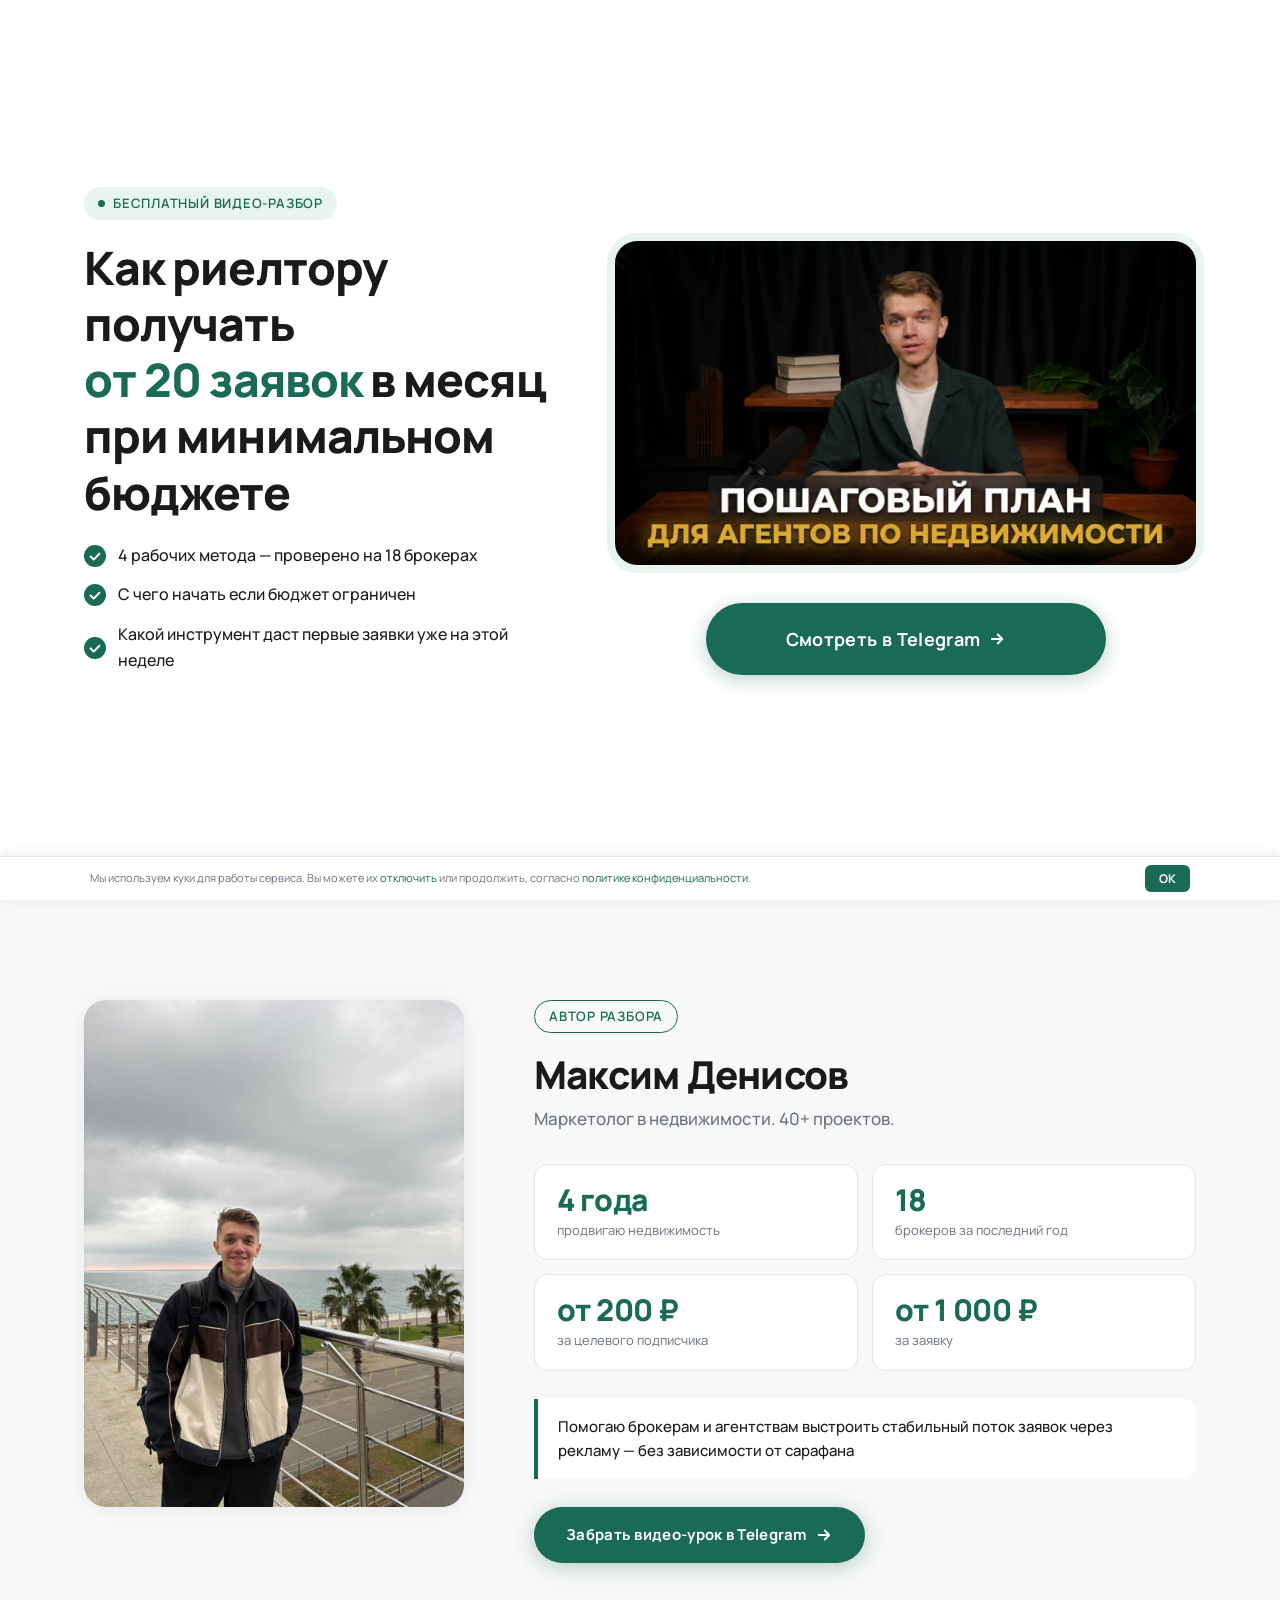
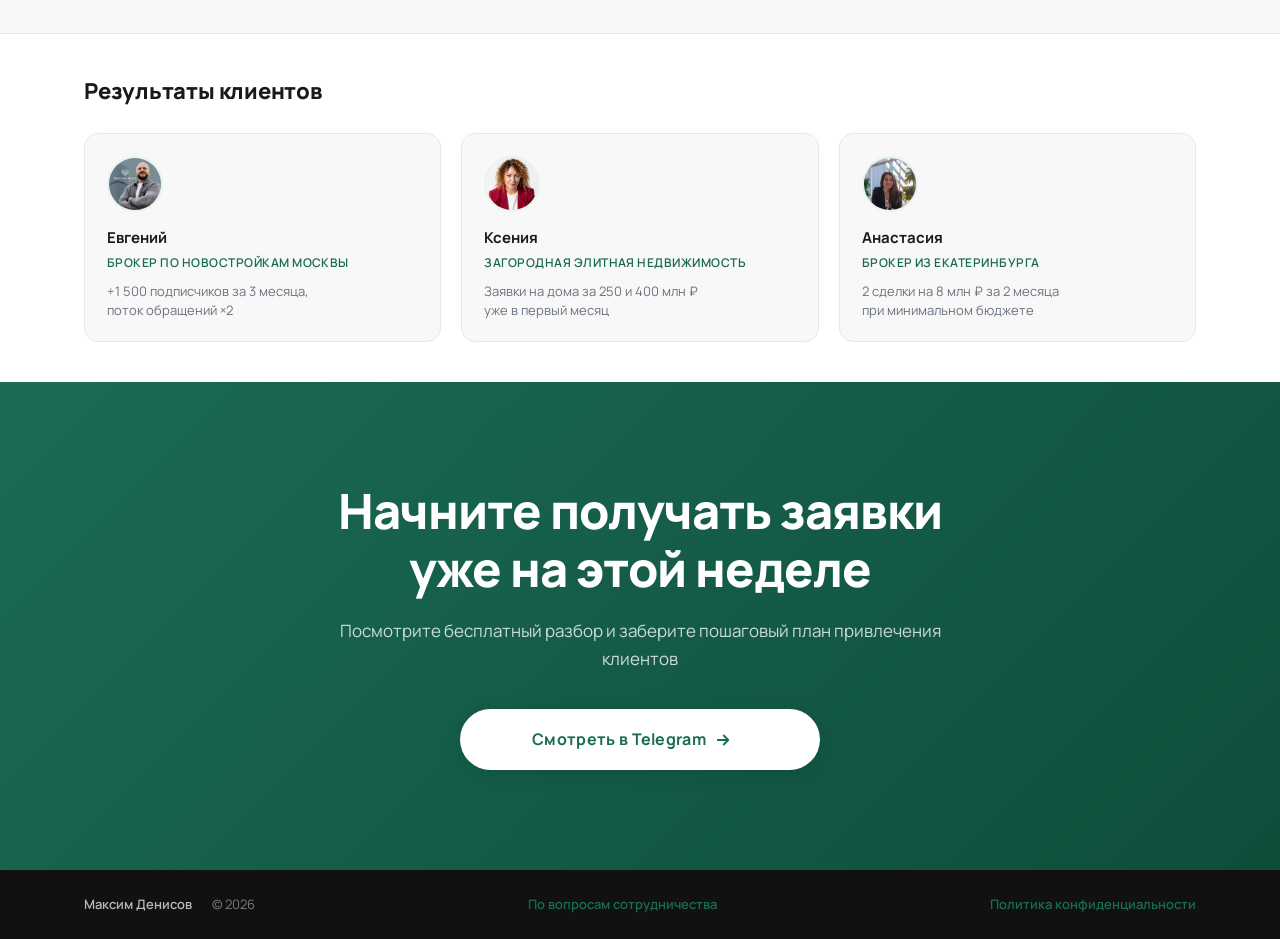
<file: index.html>
<!DOCTYPE html>
<html lang="ru">
<head>
  <meta charset="UTF-8" />
  <meta name="viewport" content="width=device-width, initial-scale=1.0" />
  <title>Как риелтору получать заявки в 2026 году | Максим Денисов</title>
  <meta name="description" content="Бесплатный видео-разбор: 4 рабочих источника клиентов для риелтора в 2026 году. Без слива бюджета." />
  <link rel="preconnect" href="https://fonts.googleapis.com" />
  <link rel="preconnect" href="https://fonts.gstatic.com" crossorigin />
  <link href="https://fonts.googleapis.com/css2?family=Manrope:wght@400;500;600;700;800&display=swap" rel="stylesheet" />
  <link rel="stylesheet" href="style.css" />
  <script src="https://api.tgtrack.ru/API/landing_script/v1/?linkID=5c3f9db6ee9f1e&type=ya&counterID=110150350" type="text/javascript" defer></script>

  <script>
    function loadMetrika() {
      (function(m,e,t,r,i,k,a){
        m[i]=m[i]||function(){(m[i].a=m[i].a||[]).push(arguments)};
        m[i].l=1*new Date();
        for(var j=0;j<document.scripts.length;j++){if(document.scripts[j].src===r){return;}}
        k=e.createElement(t),a=e.getElementsByTagName(t)[0],k.async=1,k.src=r,a.parentNode.insertBefore(k,a)
      })(window,document,'script','https://mc.yandex.ru/metrika/tag.js?id=110150350','ym');
      ym(110150350,'init',{ssr:true,webvisor:true,clickmap:true,ecommerce:"dataLayer",referrer:document.referrer,url:location.href,accurateTrackBounce:true,trackLinks:true});
    }

    if (localStorage.getItem('cookie_consent') === 'accepted') {
      loadMetrika();
    }
  </script>
</head>
<body>

  <!-- ───────── HERO ───────── -->
  <section class="hero" id="hero">
    <div class="container hero__inner">

      <div class="hero__content fade-in">
        <div class="label label--pill">
          <span class="label__dot"></span>
          Бесплатный видео-разбор
        </div>

        <h1 class="hero__title">
          Как риелтору получать <span class="accent">от&nbsp;20&nbsp;заявок</span> в месяц при минимальном бюджете
        </h1>

        <ul class="checklist">
          <li>
            <svg class="check-icon" viewBox="0 0 20 20" fill="none"><circle cx="10" cy="10" r="10" fill="#1a6b55"/><path d="M6 10.5l2.8 2.8L14 8" stroke="#fff" stroke-width="1.8" stroke-linecap="round" stroke-linejoin="round"/></svg>
            4 рабочих метода — проверено на 18 брокерах
          </li>
          <li>
            <svg class="check-icon" viewBox="0 0 20 20" fill="none"><circle cx="10" cy="10" r="10" fill="#1a6b55"/><path d="M6 10.5l2.8 2.8L14 8" stroke="#fff" stroke-width="1.8" stroke-linecap="round" stroke-linejoin="round"/></svg>
            С чего начать если бюджет ограничен
          </li>
          <li>
            <svg class="check-icon" viewBox="0 0 20 20" fill="none"><circle cx="10" cy="10" r="10" fill="#1a6b55"/><path d="M6 10.5l2.8 2.8L14 8" stroke="#fff" stroke-width="1.8" stroke-linecap="round" stroke-linejoin="round"/></svg>
            Какой инструмент даст первые заявки уже на этой неделе
          </li>
        </ul>

        <!-- фото только на мобильном — над кнопкой -->
        <div class="hero__photo-mobile">
          <img src="maksim-hero-2.jpg" alt="Максим Денисов" />
        </div>
      </div>

      <div class="hero__photo fade-in fade-in--delay">
        <div class="hero__photo-wrap">
          <img src="maksim-hero-2.jpg" alt="Максим Денисов — маркетолог в недвижимости" loading="eager" />
        </div>
      </div>

      <div class="hero__cta-block fade-in fade-in--delay">
        <a href="https://t.me/zametkimaksima/65" class="btn btn--primary btn--lg hero__cta" target="_blank" rel="noopener">
          Смотреть в Telegram
          <svg width="18" height="18" viewBox="0 0 18 18" fill="none"><path d="M3.75 9h10.5M9.75 4.5L14.25 9l-4.5 4.5" stroke="currentColor" stroke-width="1.8" stroke-linecap="round" stroke-linejoin="round"/></svg>
        </a>
        <p class="hero__tagline">Без слива бюджета и надежды на сарафан.</p>
      </div>

    </div>
  </section>

  <!-- ───────── AUTHOR ───────── -->
  <section class="author" id="author">
    <div class="container author__inner">

      <div class="author__photo fade-in">
        <div class="author__photo-wrap">
          <img src="maksim-mid.jpg" alt="Максим Денисов" loading="lazy" />
        </div>
      </div>

      <div class="author__content fade-in fade-in--delay">
        <div class="label label--outline">Автор разбора</div>
        <h2 class="author__name">Максим Денисов</h2>
        <p class="author__role">Маркетолог в недвижимости. 40+ проектов.</p>

        <div class="stats-grid">
          <div class="stat-card">
            <span class="stat-card__num">4 года</span>
            <span class="stat-card__desc">продвигаю недвижимость</span>
          </div>
          <div class="stat-card">
            <span class="stat-card__num">18</span>
            <span class="stat-card__desc">брокеров за последний год</span>
          </div>
          <div class="stat-card">
            <span class="stat-card__num">от 200 ₽</span>
            <span class="stat-card__desc">за целевого подписчика</span>
          </div>
          <div class="stat-card">
            <span class="stat-card__num">от 1 000 ₽</span>
            <span class="stat-card__desc">за заявку</span>
          </div>
        </div>

        <div class="author__quote">
          Помогаю брокерам и агентствам выстроить стабильный поток заявок через рекламу — без зависимости от сарафана
        </div>

        <a href="https://t.me/zametkimaksima/65" class="btn btn--primary" target="_blank" rel="noopener">
          Забрать видео-урок в Telegram
          <svg width="18" height="18" viewBox="0 0 18 18" fill="none"><path d="M3.75 9h10.5M9.75 4.5L14.25 9l-4.5 4.5" stroke="currentColor" stroke-width="1.8" stroke-linecap="round" stroke-linejoin="round"/></svg>
        </a>
      </div>

    </div>

    <!-- Cases strip -->
    <div class="cases">
      <div class="container">
        <h3 class="cases__title fade-in">Результаты клиентов</h3>
        <div class="cases__grid fade-in">

          <div class="case-card">
            <div class="case-card__avatar">
              <img src="udovenko.jpg" alt="Евгений" />
            </div>
            <p class="case-card__name">Евгений</p>
            <p class="case-card__role">Брокер по новостройкам Москвы</p>
            <p class="case-card__result">+1 500 подписчиков за 3 месяца,<br/>поток обращений ×2</p>
          </div>

          <div class="case-card">
            <div class="case-card__avatar">
              <img src="kseniya.jpg" alt="Ксения" />
            </div>
            <p class="case-card__name">Ксения</p>
            <p class="case-card__role">Загородная элитная недвижимость</p>
            <p class="case-card__result">Заявки на дома за 250 и 400 млн ₽<br/>уже в первый месяц</p>
          </div>

          <div class="case-card">
            <div class="case-card__avatar">
              <img src="anastasia.jpg" alt="Анастасия" />
            </div>
            <p class="case-card__name">Анастасия</p>
            <p class="case-card__role">Брокер из Екатеринбурга</p>
            <p class="case-card__result">2 сделки на 8 млн ₽ за 2 месяца<br/>при минимальном бюджете</p>
          </div>

        </div>
      </div>
    </div>

  </section>

  <!-- ───────── FINAL CTA ───────── -->
  <section class="cta-final" id="cta">
    <div class="container cta-final__inner fade-in">
      <h2 class="cta-final__title">Начните получать заявки<br />уже на этой неделе</h2>
      <p class="cta-final__sub">Посмотрите бесплатный разбор и заберите пошаговый план привлечения клиентов</p>
      <a href="https://t.me/zametkimaksima/65" class="btn btn--white btn--lg" target="_blank" rel="noopener">
        Смотреть в Telegram
        <svg width="18" height="18" viewBox="0 0 18 18" fill="none"><path d="M3.75 9h10.5M9.75 4.5L14.25 9l-4.5 4.5" stroke="currentColor" stroke-width="1.8" stroke-linecap="round" stroke-linejoin="round"/></svg>
      </a>
    </div>
  </section>

  <!-- ───────── FOOTER ───────── -->
  <footer class="footer">
    <div class="container footer__inner">
      <span class="footer__name">Максим Денисов</span>
      <span class="footer__copy">© 2026</span>
      <a href="https://t.me/maksimbarrister" class="footer__link" target="_blank" rel="noopener">По вопросам сотрудничества</a>
      <a href="/privacy-policy.html" class="footer__link">Политика конфиденциальности</a>
    </div>
  </footer>

  <!-- ───────── COOKIE BANNER ───────── -->
  <div id="cookie-banner" style="display:none; position:fixed; bottom:0; left:0; right:0; z-index:9999; background:#ffffff; color:#1a1a1a; padding:8px 16px; box-shadow:0 -2px 12px rgba(0,0,0,0.08); border-top:1px solid #e5e7eb;">
    <div style="max-width:1100px; margin:0 auto; display:flex; align-items:center; justify-content:space-between; gap:10px; flex-wrap:nowrap;">
      <p style="font-size:11px; line-height:1.35; margin:0; color:#6b7280;">
        Мы используем куки для работы сервиса. Вы можете их <a href="javascript:void(0)" onclick="cookieDecline()" style="color:#1a6b55; text-underline-offset:2px;">отключить</a> или продолжить, согласно <a href="/privacy-policy.html" style="color:#1a6b55; text-underline-offset:2px;">политике конфиденциальности</a>.
      </p>
      <div style="display:flex; gap:8px; flex-shrink:0;">
        <button onclick="cookieAccept()" style="font-family:'Manrope',sans-serif; font-size:12px; font-weight:700; color:#fff; background:#1a6b55; border:none; border-radius:6px; padding:5px 14px; cursor:pointer; white-space:nowrap;">ОК</button>
      </div>
    </div>
  </div>

  <script>
    function cookieAccept() {
      localStorage.setItem('cookie_consent', 'accepted');
      document.getElementById('cookie-banner').style.display = 'none';
      loadMetrika();
    }
    function cookieDecline() {
      localStorage.setItem('cookie_consent', 'declined');
      document.getElementById('cookie-banner').style.display = 'none';
    }
    if (!localStorage.getItem('cookie_consent')) {
      document.getElementById('cookie-banner').style.display = 'block';
    }
  </script>

  <script src="main.js"></script>
</body>
</html>
</file>
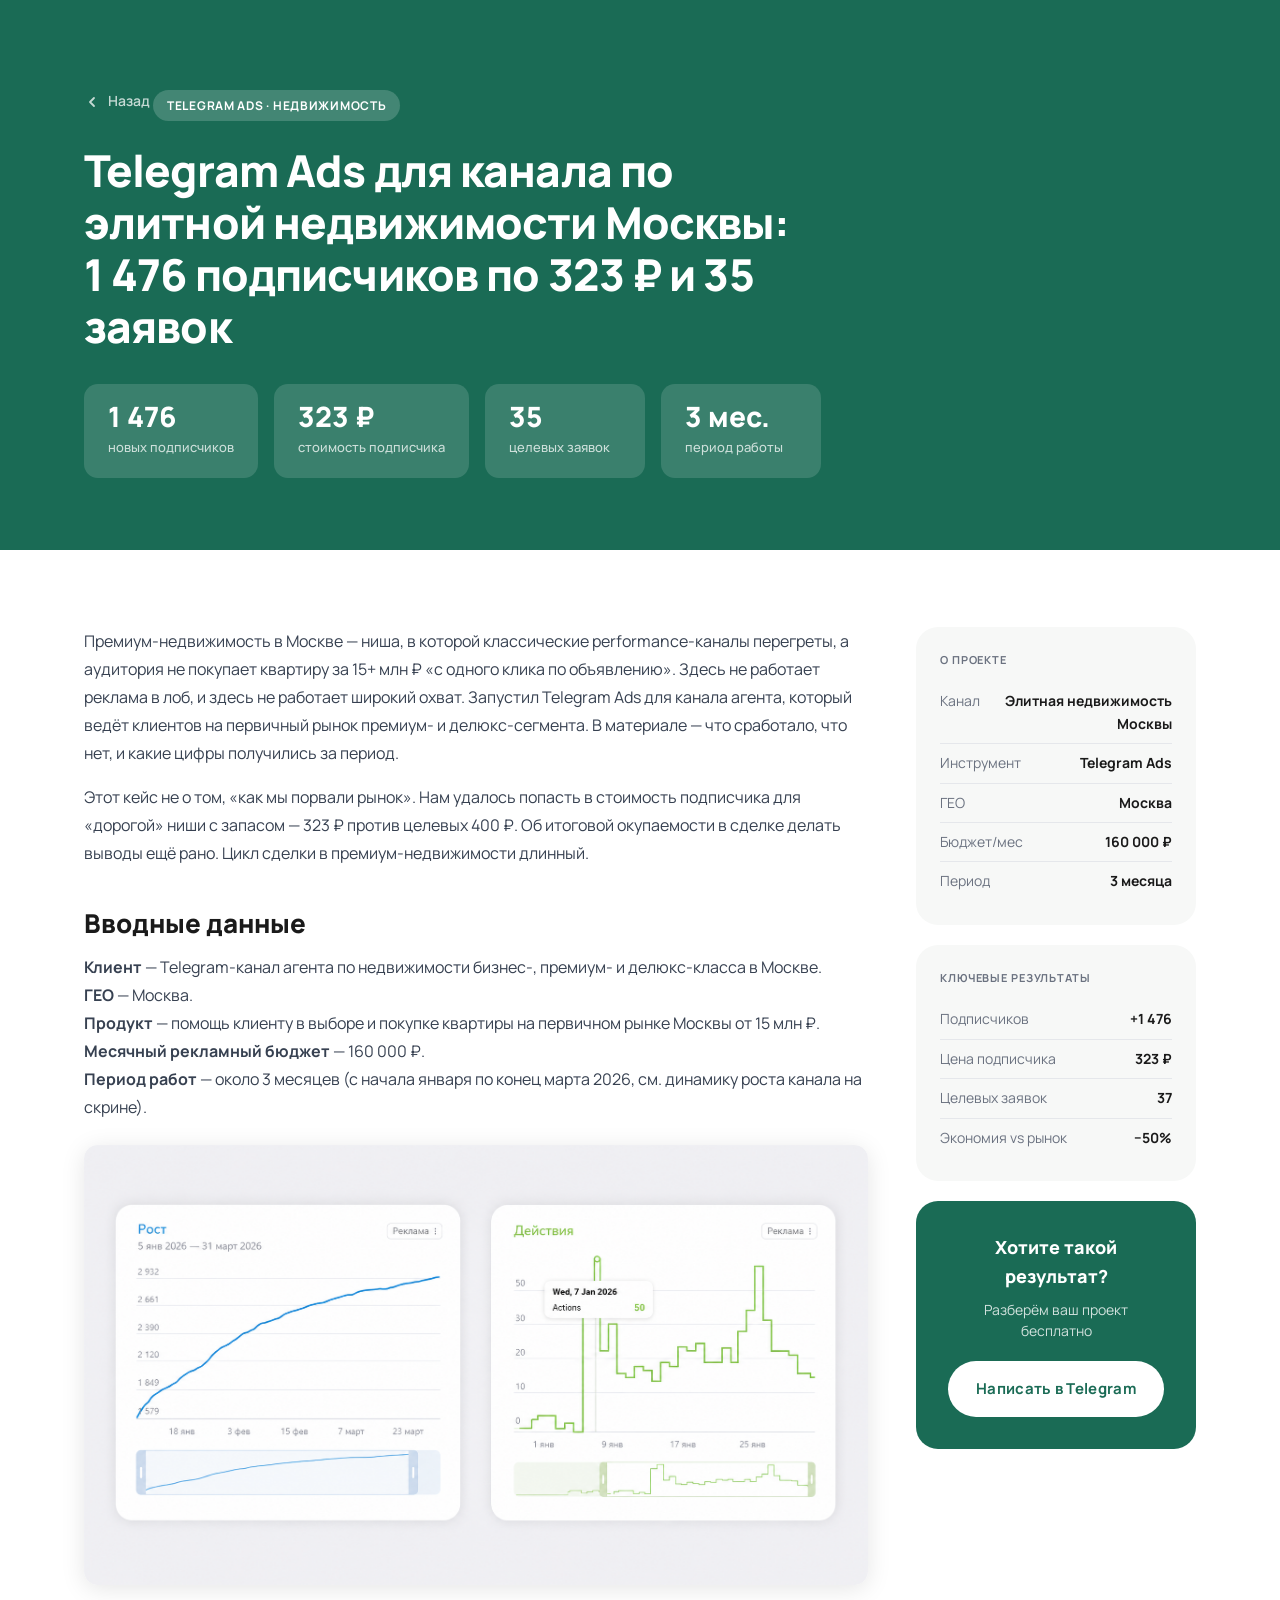
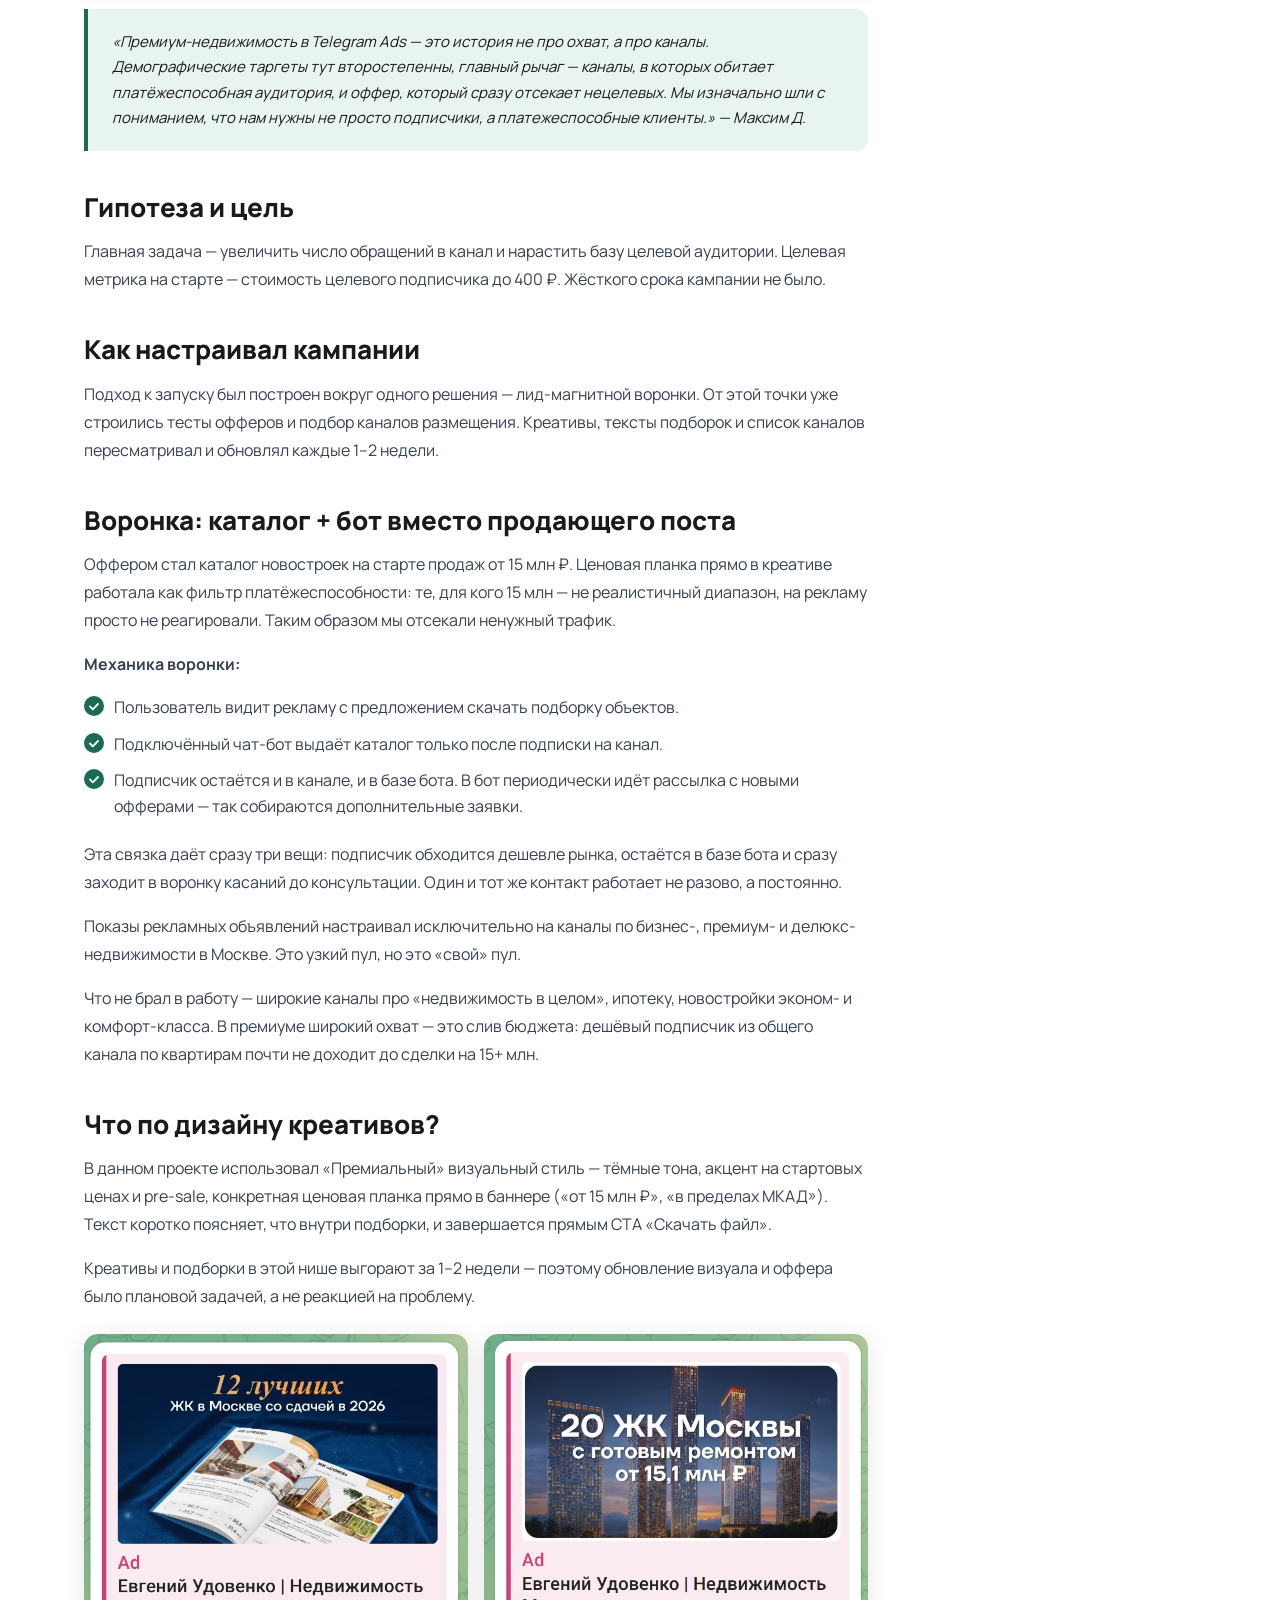
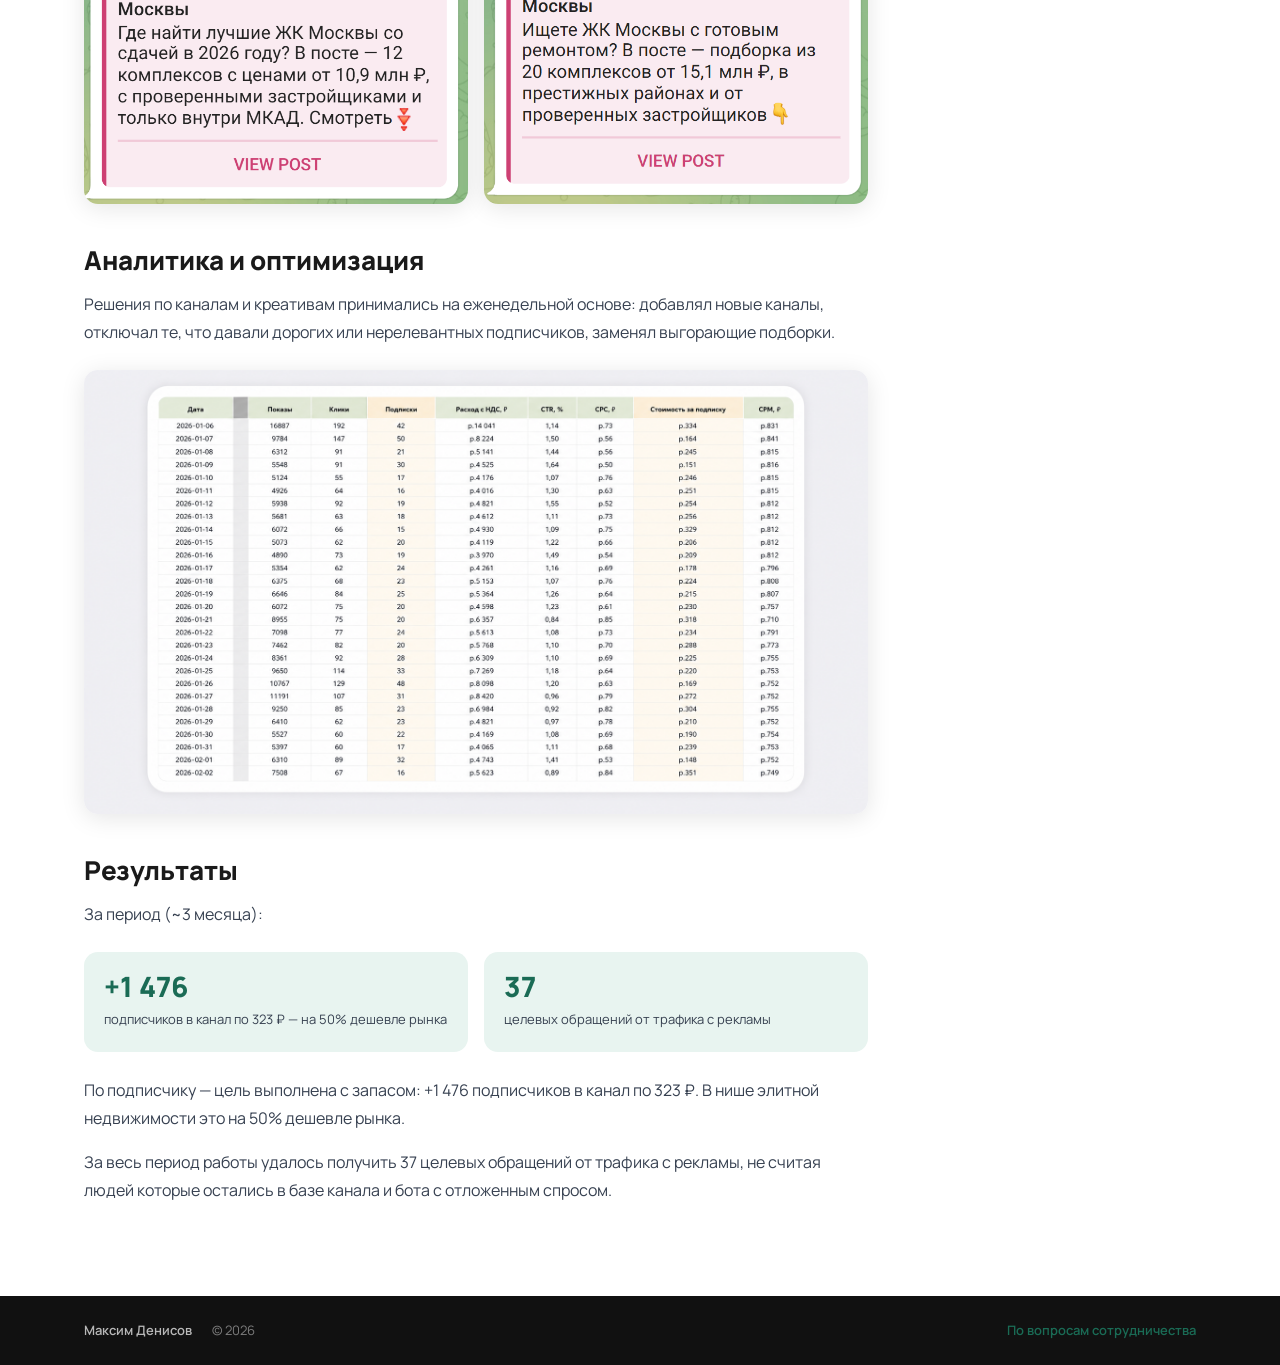
<file: case-1.html>
<!DOCTYPE html>
<html lang="ru">
<head>
  <meta charset="UTF-8" />
  <meta name="viewport" content="width=device-width, initial-scale=1.0" />
  <title>Кейс: Telegram Ads для канала по элитной недвижимости | Максим Денисов</title>
  <meta name="description" content="1 476 подписчиков по 323 ₽ и 35 заявок для канала по премиум-недвижимости Москвы через Telegram Ads." />
  <link rel="preconnect" href="https://fonts.googleapis.com" />
  <link rel="preconnect" href="https://fonts.gstatic.com" crossorigin />
  <link href="https://fonts.googleapis.com/css2?family=Manrope:wght@400;500;600;700;800&display=swap" rel="stylesheet" />
  <link rel="stylesheet" href="style.css" />
  <style>
    .case-hero {
      background: var(--green);
      color: #fff;
      padding: clamp(48px, 7vw, 96px) 0 clamp(40px, 6vw, 72px);
    }
    .case-hero__back {
      display: inline-flex;
      align-items: center;
      gap: 8px;
      font-size: 14px;
      font-weight: 600;
      color: rgba(255,255,255,0.75);
      margin-bottom: 32px;
      transition: color .2s;
    }
    .case-hero__back:hover { color: #fff; }
    .case-hero__tag {
      display: inline-block;
      background: rgba(255,255,255,0.18);
      color: #fff;
      font-size: 12px;
      font-weight: 700;
      letter-spacing: .06em;
      text-transform: uppercase;
      padding: 6px 14px;
      border-radius: 50px;
      margin-bottom: 20px;
    }
    .case-hero__title {
      font-size: clamp(26px, 4vw, 44px);
      font-weight: 800;
      line-height: 1.18;
      letter-spacing: -.02em;
      max-width: 740px;
      margin-bottom: 32px;
    }
    .case-hero__stats {
      display: flex;
      flex-wrap: wrap;
      gap: 16px;
    }
    .case-stat {
      background: rgba(255,255,255,0.14);
      border-radius: 14px;
      padding: 18px 24px;
      min-width: 160px;
    }
    .case-stat__num {
      font-size: 28px;
      font-weight: 800;
      line-height: 1;
      display: block;
      margin-bottom: 4px;
    }
    .case-stat__label {
      font-size: 13px;
      color: rgba(255,255,255,0.75);
      font-weight: 500;
    }

    .case-body {
      padding: clamp(40px, 6vw, 80px) 0;
    }
    .case-layout {
      display: grid;
      grid-template-columns: 1fr 280px;
      gap: 48px;
      align-items: start;
    }
    .case-content h2 {
      font-size: clamp(20px, 2.5vw, 26px);
      font-weight: 800;
      color: var(--text);
      margin: 40px 0 14px;
      line-height: 1.25;
    }
    .case-content h2:first-child { margin-top: 0; }
    .case-content p {
      font-size: 16px;
      line-height: 1.75;
      color: #374151;
      margin-bottom: 16px;
    }
    .case-content ul {
      margin: 0 0 20px 0;
      padding-left: 0;
      list-style: none;
      display: flex;
      flex-direction: column;
      gap: 10px;
    }
    .case-content ul li {
      display: flex;
      gap: 10px;
      font-size: 16px;
      line-height: 1.65;
      color: #374151;
    }
    .case-content ul li::before {
      content: '';
      width: 20px;
      height: 20px;
      min-width: 20px;
      margin-top: 2px;
      background: var(--green);
      border-radius: 50%;
      background-image: url("data:image/svg+xml,%3Csvg viewBox='0 0 20 20' fill='none' xmlns='http://www.w3.org/2000/svg'%3E%3Cpath d='M6 10.5l2.8 2.8L14 8' stroke='%23fff' stroke-width='1.8' stroke-linecap='round' stroke-linejoin='round'/%3E%3C/svg%3E");
    }
    .case-quote {
      background: var(--green-light);
      border-left: 4px solid var(--green);
      border-radius: 0 12px 12px 0;
      padding: 20px 24px;
      margin: 24px 0;
      font-size: 15px;
      font-style: italic;
      color: #1a1a1a;
      line-height: 1.7;
    }
    .case-img {
      width: 100%;
      border-radius: 14px;
      margin: 24px 0;
      box-shadow: 0 4px 24px rgba(0,0,0,.10);
    }
    .case-imgs-row {
      display: grid;
      grid-template-columns: 1fr 1fr;
      gap: 16px;
      margin: 24px 0;
    }
    .case-imgs-row img {
      border-radius: 14px;
      box-shadow: 0 4px 24px rgba(0,0,0,.10);
      width: 100%;
    }

    /* Sidebar */
    .case-sidebar {
      position: sticky;
      top: 32px;
      display: flex;
      flex-direction: column;
      gap: 20px;
    }
    .sidebar-card {
      background: var(--bg-alt);
      border-radius: var(--radius-lg);
      padding: 24px;
    }
    .sidebar-card__title {
      font-size: 11px;
      font-weight: 700;
      letter-spacing: .08em;
      text-transform: uppercase;
      color: var(--text-muted);
      margin-bottom: 14px;
    }
    .sidebar-row {
      display: flex;
      justify-content: space-between;
      align-items: baseline;
      gap: 8px;
      padding: 8px 0;
      border-bottom: 1px solid var(--border);
      font-size: 14px;
    }
    .sidebar-row:last-child { border-bottom: none; }
    .sidebar-row__label { color: var(--text-muted); }
    .sidebar-row__val { font-weight: 700; color: var(--text); text-align: right; }

    .results-grid {
      display: grid;
      grid-template-columns: 1fr 1fr;
      gap: 16px;
      margin: 24px 0;
    }
    .result-card {
      background: var(--green-light);
      border-radius: var(--radius);
      padding: 20px;
    }
    .result-card__num {
      font-size: 28px;
      font-weight: 800;
      color: var(--green);
      line-height: 1;
      display: block;
      margin-bottom: 6px;
    }
    .result-card__label {
      font-size: 13px;
      color: #374151;
      line-height: 1.4;
    }

    .case-cta {
      background: var(--green);
      border-radius: var(--radius-lg);
      padding: 32px;
      text-align: center;
      color: #fff;
    }
    .case-cta__title {
      font-size: 18px;
      font-weight: 800;
      margin-bottom: 8px;
    }
    .case-cta__sub {
      font-size: 14px;
      color: rgba(255,255,255,0.8);
      margin-bottom: 20px;
      line-height: 1.5;
    }
    .case-cta .btn {
      background: #fff;
      color: var(--green);
      font-weight: 700;
      width: 100%;
      justify-content: center;
    }
    .case-cta .btn:hover { background: var(--green-light); }

    @media (max-width: 900px) {
      .case-layout { grid-template-columns: 1fr; }
      .case-sidebar { position: static; }
      .case-imgs-row { grid-template-columns: 1fr; }
      .results-grid { grid-template-columns: 1fr 1fr; }
    }
    @media (max-width: 480px) {
      .case-hero__stats { flex-direction: column; }
      .case-stat { min-width: unset; }
      .results-grid { grid-template-columns: 1fr; }
    }
  </style>
</head>
<body>

  <!-- HERO -->
  <section class="case-hero">
    <div class="container">
      <a href="index.html" class="case-hero__back">
        <svg width="16" height="16" viewBox="0 0 16 16" fill="none"><path d="M10 12L6 8l4-4" stroke="currentColor" stroke-width="1.8" stroke-linecap="round" stroke-linejoin="round"/></svg>
        Назад
      </a>
      <div class="case-hero__tag">Telegram Ads · Недвижимость</div>
      <h1 class="case-hero__title">Telegram Ads для канала по элитной недвижимости Москвы: 1&nbsp;476 подписчиков по 323&nbsp;₽ и 35 заявок</h1>
      <div class="case-hero__stats">
        <div class="case-stat">
          <span class="case-stat__num">1 476</span>
          <span class="case-stat__label">новых подписчиков</span>
        </div>
        <div class="case-stat">
          <span class="case-stat__num">323 ₽</span>
          <span class="case-stat__label">стоимость подписчика</span>
        </div>
        <div class="case-stat">
          <span class="case-stat__num">35</span>
          <span class="case-stat__label">целевых заявок</span>
        </div>
        <div class="case-stat">
          <span class="case-stat__num">3 мес.</span>
          <span class="case-stat__label">период работы</span>
        </div>
      </div>
    </div>
  </section>

  <!-- BODY -->
  <section class="case-body">
    <div class="container">
      <div class="case-layout">

        <!-- Основной контент -->
        <div class="case-content">

          <p>Премиум-недвижимость в Москве — ниша, в которой классические performance-каналы перегреты, а аудитория не покупает квартиру за 15+ млн ₽ «с одного клика по объявлению». Здесь не работает реклама в лоб, и здесь не работает широкий охват. Запустил Telegram Ads для канала агента, который ведёт клиентов на первичный рынок премиум- и делюкс-сегмента. В материале — что сработало, что нет, и какие цифры получились за период.</p>

          <p>Этот кейс не о том, «как мы порвали рынок». Нам удалось попасть в стоимость подписчика для «дорогой» ниши с запасом — 323 ₽ против целевых 400 ₽. Об итоговой окупаемости в сделке делать выводы ещё рано. Цикл сделки в премиум-недвижимости длинный.</p>

          <h2>Вводные данные</h2>
          <p><strong>Клиент</strong> — Telegram-канал агента по недвижимости бизнес-, премиум- и делюкс-класса в Москве.<br>
          <strong>ГЕО</strong> — Москва.<br>
          <strong>Продукт</strong> — помощь клиенту в выборе и покупке квартиры на первичном рынке Москвы от 15 млн ₽.<br>
          <strong>Месячный рекламный бюджет</strong> — 160 000 ₽.<br>
          <strong>Период работ</strong> — около 3 месяцев (с начала января по конец марта 2026, см. динамику роста канала на скрине).</p>

          <img src="statistika.png" alt="Динамика роста канала" class="case-img" loading="lazy" />

          <div class="case-quote">«Премиум-недвижимость в Telegram Ads — это история не про охват, а про каналы. Демографические таргеты тут второстепенны, главный рычаг — каналы, в которых обитает платёжеспособная аудитория, и оффер, который сразу отсекает нецелевых. Мы изначально шли с пониманием, что нам нужны не просто подписчики, а платежеспособные клиенты.» — Максим Д.</div>

          <h2>Гипотеза и цель</h2>
          <p>Главная задача — увеличить число обращений в канал и нарастить базу целевой аудитории. Целевая метрика на старте — стоимость целевого подписчика до 400 ₽. Жёсткого срока кампании не было.</p>

          <h2>Как настраивал кампании</h2>
          <p>Подход к запуску был построен вокруг одного решения — лид-магнитной воронки. От этой точки уже строились тесты офферов и подбор каналов размещения. Креативы, тексты подборок и список каналов пересматривал и обновлял каждые 1–2 недели.</p>

          <h2>Воронка: каталог + бот вместо продающего поста</h2>
          <p>Оффером стал каталог новостроек на старте продаж от 15 млн ₽. Ценовая планка прямо в креативе работала как фильтр платёжеспособности: те, для кого 15 млн — не реалистичный диапазон, на рекламу просто не реагировали. Таким образом мы отсекали ненужный трафик.</p>

          <p><strong>Механика воронки:</strong></p>
          <ul>
            <li>Пользователь видит рекламу с предложением скачать подборку объектов.</li>
            <li>Подключённый чат-бот выдаёт каталог только после подписки на канал.</li>
            <li>Подписчик остаётся и в канале, и в базе бота. В бот периодически идёт рассылка с новыми офферами — так собираются дополнительные заявки.</li>
          </ul>

          <p>Эта связка даёт сразу три вещи: подписчик обходится дешевле рынка, остаётся в базе бота и сразу заходит в воронку касаний до консультации. Один и тот же контакт работает не разово, а постоянно.</p>

          <p>Показы рекламных объявлений настраивал исключительно на каналы по бизнес-, премиум- и делюкс-недвижимости в Москве. Это узкий пул, но это «свой» пул.</p>

          <p>Что не брал в работу — широкие каналы про «недвижимость в целом», ипотеку, новостройки эконом- и комфорт-класса. В премиуме широкий охват — это слив бюджета: дешёвый подписчик из общего канала по квартирам почти не доходит до сделки на 15+ млн.</p>

          <h2>Что по дизайну креативов?</h2>
          <p>В данном проекте использовал «Премиальный» визуальный стиль — тёмные тона, акцент на стартовых ценах и pre-sale, конкретная ценовая планка прямо в баннере («от 15 млн ₽», «в пределах МКАД»). Текст коротко поясняет, что внутри подборки, и завершается прямым CTA «Скачать файл».</p>
          <p>Креативы и подборки в этой нише выгорают за 1–2 недели — поэтому обновление визуала и оффера было плановой задачей, а не реакцией на проблему.</p>

          <div class="case-imgs-row">
            <img src="kreo-1.png" alt="Креатив 1" loading="lazy" />
            <img src="kreo-2.png" alt="Креатив 2" loading="lazy" />
          </div>

          <h2>Аналитика и оптимизация</h2>
          <p>Решения по каналам и креативам принимались на еженедельной основе: добавлял новые каналы, отключал те, что давали дорогих или нерелевантных подписчиков, заменял выгорающие подборки.</p>

          <img src="tablica.png" alt="Таблица аналитики" class="case-img" loading="lazy" />

          <h2>Результаты</h2>
          <p>За период (~3 месяца):</p>

          <div class="results-grid">
            <div class="result-card">
              <span class="result-card__num">+1 476</span>
              <span class="result-card__label">подписчиков в канал по 323 ₽ — на 50% дешевле рынка</span>
            </div>
            <div class="result-card">
              <span class="result-card__num">37</span>
              <span class="result-card__label">целевых обращений от трафика с рекламы</span>
            </div>
          </div>

          <p>По подписчику — цель выполнена с запасом: +1 476 подписчиков в канал по 323 ₽. В нише элитной недвижимости это на 50% дешевле рынка.</p>
          <p>За весь период работы удалось получить 37 целевых обращений от трафика с рекламы, не считая людей которые остались в базе канала и бота с отложенным спросом.</p>

        </div>

        <!-- Сайдбар -->
        <aside class="case-sidebar">
          <div class="sidebar-card">
            <div class="sidebar-card__title">О проекте</div>
            <div class="sidebar-row">
              <span class="sidebar-row__label">Канал</span>
              <span class="sidebar-row__val">Элитная недвижимость Москвы</span>
            </div>
            <div class="sidebar-row">
              <span class="sidebar-row__label">Инструмент</span>
              <span class="sidebar-row__val">Telegram Ads</span>
            </div>
            <div class="sidebar-row">
              <span class="sidebar-row__label">ГЕО</span>
              <span class="sidebar-row__val">Москва</span>
            </div>
            <div class="sidebar-row">
              <span class="sidebar-row__label">Бюджет/мес</span>
              <span class="sidebar-row__val">160 000 ₽</span>
            </div>
            <div class="sidebar-row">
              <span class="sidebar-row__label">Период</span>
              <span class="sidebar-row__val">3 месяца</span>
            </div>
          </div>

          <div class="sidebar-card">
            <div class="sidebar-card__title">Ключевые результаты</div>
            <div class="sidebar-row">
              <span class="sidebar-row__label">Подписчиков</span>
              <span class="sidebar-row__val">+1 476</span>
            </div>
            <div class="sidebar-row">
              <span class="sidebar-row__label">Цена подписчика</span>
              <span class="sidebar-row__val">323 ₽</span>
            </div>
            <div class="sidebar-row">
              <span class="sidebar-row__label">Целевых заявок</span>
              <span class="sidebar-row__val">37</span>
            </div>
            <div class="sidebar-row">
              <span class="sidebar-row__label">Экономия vs рынок</span>
              <span class="sidebar-row__val">−50%</span>
            </div>
          </div>

          <div class="case-cta">
            <div class="case-cta__title">Хотите такой результат?</div>
            <div class="case-cta__sub">Разберём ваш проект бесплатно</div>
            <a href="https://t.me/zametkimaksima" class="btn" target="_blank" rel="noopener">
              Написать в Telegram
            </a>
          </div>
        </aside>

      </div>
    </div>
  </section>

  <footer class="footer">
    <div class="container footer__inner">
      <span class="footer__name">Максим Денисов</span>
      <span class="footer__copy">© 2026</span>
      <a href="https://t.me/maksimbarrister" class="footer__link" target="_blank" rel="noopener">По вопросам сотрудничества</a>
    </div>
  </footer>

  <script src="main.js"></script>
</body>
</html>
</file>
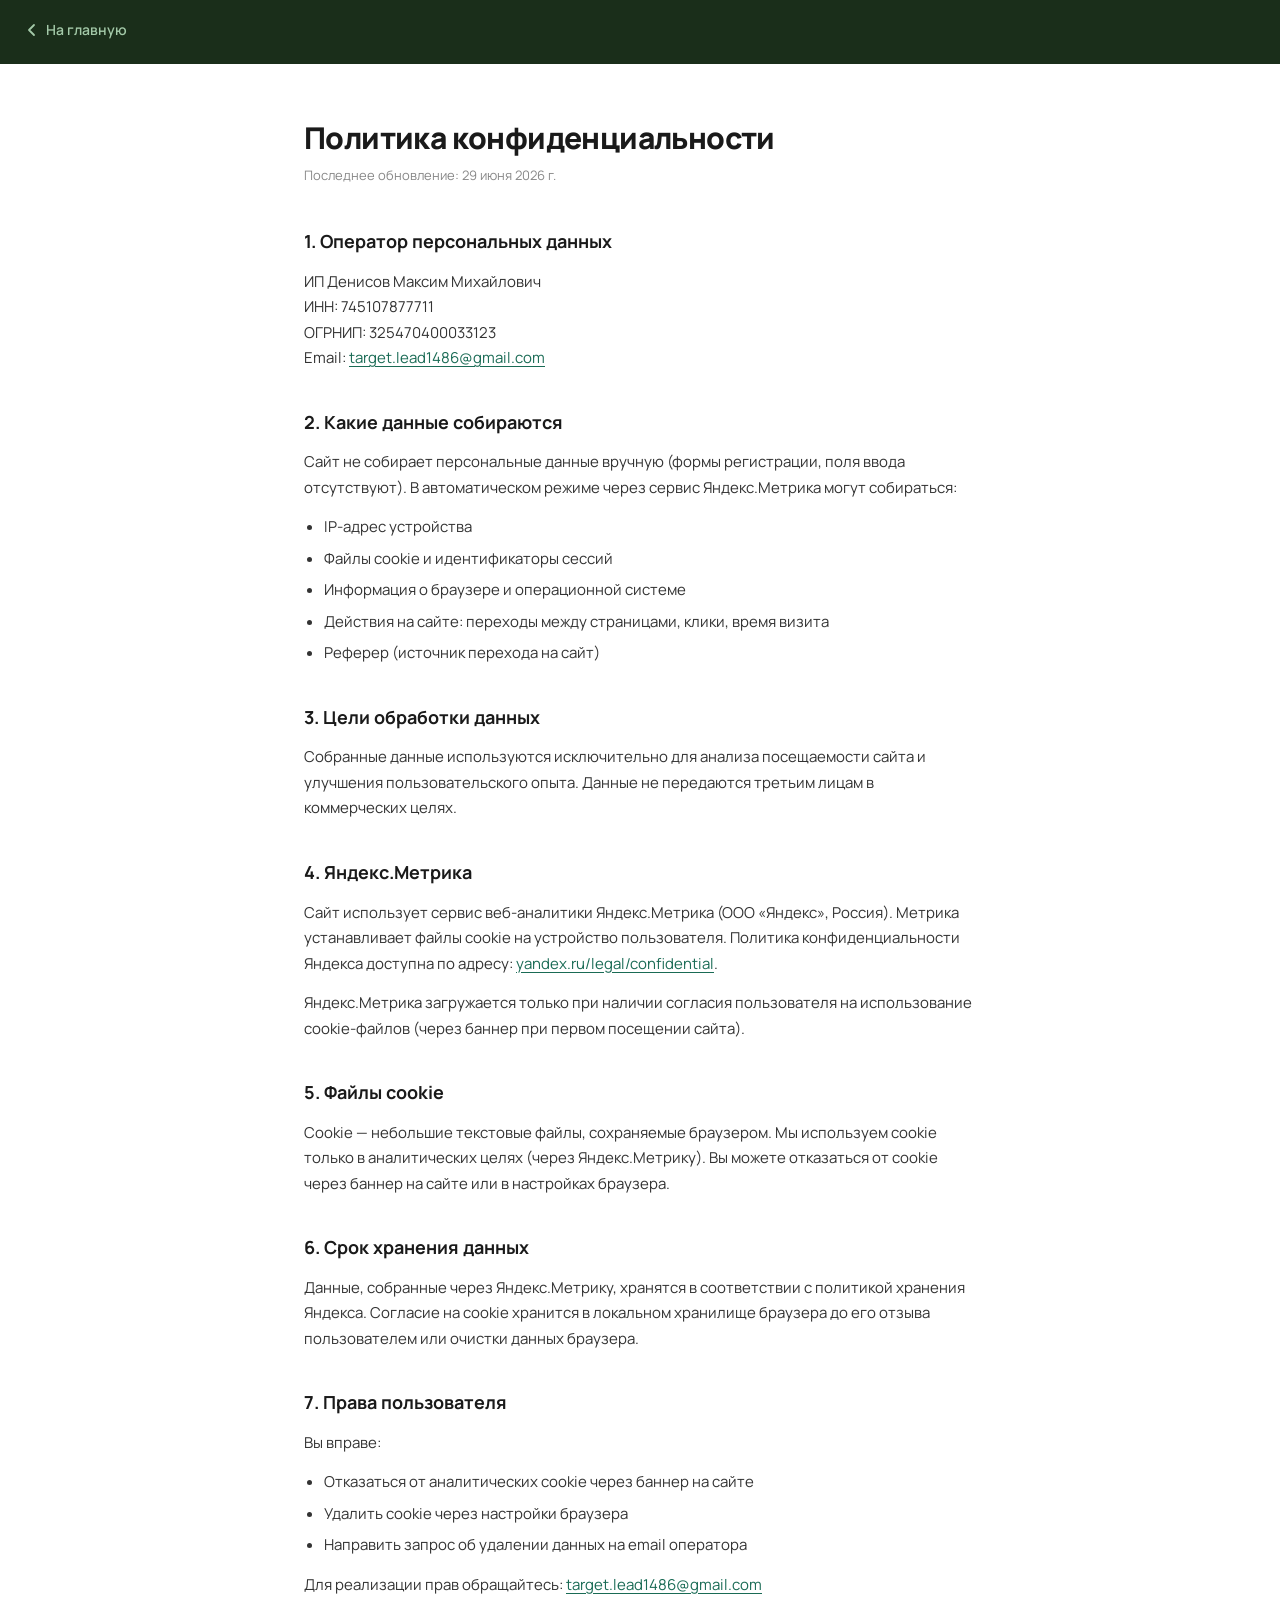
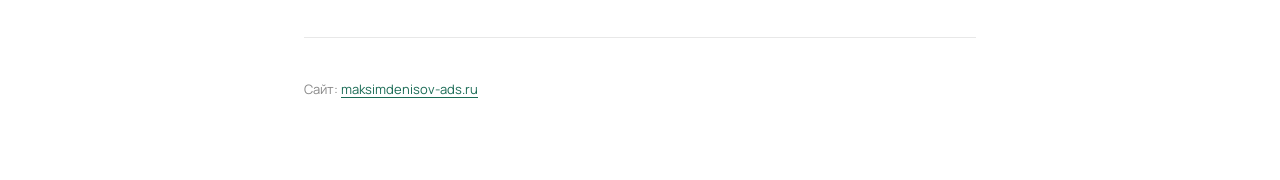
<file: privacy-policy.html>
<!DOCTYPE html>
<html lang="ru">
<head>
  <meta charset="UTF-8" />
  <meta name="viewport" content="width=device-width, initial-scale=1.0" />
  <title>Политика конфиденциальности | Максим Денисов</title>
  <link rel="preconnect" href="https://fonts.googleapis.com" />
  <link rel="preconnect" href="https://fonts.gstatic.com" crossorigin />
  <link href="https://fonts.googleapis.com/css2?family=Manrope:wght@400;500;600;700;800&display=swap" rel="stylesheet" />
  <style>
    *, *::before, *::after { box-sizing: border-box; margin: 0; padding: 0; }

    body {
      font-family: 'Manrope', sans-serif;
      background: #ffffff;
      color: #1a1a1a;
      line-height: 1.7;
      -webkit-font-smoothing: antialiased;
    }

    .pp-header {
      background: #1a2e1a;
      padding: 18px 24px;
    }

    .pp-header a {
      color: #a3c9a8;
      text-decoration: none;
      font-size: 14px;
      font-weight: 600;
      display: inline-flex;
      align-items: center;
      gap: 6px;
      transition: color 0.2s;
    }

    .pp-header a:hover { color: #ffffff; }

    .pp-wrap {
      max-width: 720px;
      margin: 0 auto;
      padding: 56px 24px 80px;
    }

    h1 {
      font-size: 30px;
      font-weight: 800;
      letter-spacing: -0.02em;
      margin-bottom: 8px;
      line-height: 1.2;
    }

    .pp-updated {
      font-size: 13px;
      color: #888;
      margin-bottom: 40px;
    }

    h2 {
      font-size: 18px;
      font-weight: 700;
      margin: 36px 0 12px;
      color: #1a1a1a;
    }

    p { margin-bottom: 14px; color: #333; font-size: 15px; }
    p:last-child { margin-bottom: 0; }

    a { color: #1a6b55; text-decoration: underline; text-underline-offset: 3px; }

    ul {
      margin: 0 0 14px 20px;
      color: #333;
      font-size: 15px;
    }

    ul li { margin-bottom: 6px; }

    .pp-divider {
      border: none;
      border-top: 1px solid #e8e8e8;
      margin: 40px 0;
    }
  </style>
</head>
<body>

  <header class="pp-header">
    <a href="/">
      <svg width="16" height="16" viewBox="0 0 16 16" fill="none">
        <path d="M10 3L5 8l5 5" stroke="currentColor" stroke-width="1.8" stroke-linecap="round" stroke-linejoin="round"/>
      </svg>
      На главную
    </a>
  </header>

  <div class="pp-wrap">
    <h1>Политика конфиденциальности</h1>
    <p class="pp-updated">Последнее обновление: 29 июня 2026 г.</p>

    <h2>1. Оператор персональных данных</h2>
    <p>
      ИП Денисов Максим Михайлович<br>
      ИНН: 745107877711<br>
      ОГРНИП: 325470400033123<br>
      Email: <a href="mailto:target.lead1486@gmail.com">target.lead1486@gmail.com</a>
    </p>

    <h2>2. Какие данные собираются</h2>
    <p>Сайт не собирает персональные данные вручную (формы регистрации, поля ввода отсутствуют). В автоматическом режиме через сервис Яндекс.Метрика могут собираться:</p>
    <ul>
      <li>IP-адрес устройства</li>
      <li>Файлы cookie и идентификаторы сессий</li>
      <li>Информация о браузере и операционной системе</li>
      <li>Действия на сайте: переходы между страницами, клики, время визита</li>
      <li>Реферер (источник перехода на сайт)</li>
    </ul>

    <h2>3. Цели обработки данных</h2>
    <p>Собранные данные используются исключительно для анализа посещаемости сайта и улучшения пользовательского опыта. Данные не передаются третьим лицам в коммерческих целях.</p>

    <h2>4. Яндекс.Метрика</h2>
    <p>Сайт использует сервис веб-аналитики Яндекс.Метрика (ООО «Яндекс», Россия). Метрика устанавливает файлы cookie на устройство пользователя. Политика конфиденциальности Яндекса доступна по адресу: <a href="https://yandex.ru/legal/confidential/" target="_blank" rel="noopener">yandex.ru/legal/confidential</a>.</p>
    <p>Яндекс.Метрика загружается только при наличии согласия пользователя на использование cookie-файлов (через баннер при первом посещении сайта).</p>

    <h2>5. Файлы cookie</h2>
    <p>Cookie — небольшие текстовые файлы, сохраняемые браузером. Мы используем cookie только в аналитических целях (через Яндекс.Метрику). Вы можете отказаться от cookie через баннер на сайте или в настройках браузера.</p>

    <h2>6. Срок хранения данных</h2>
    <p>Данные, собранные через Яндекс.Метрику, хранятся в соответствии с политикой хранения Яндекса. Согласие на cookie хранится в локальном хранилище браузера до его отзыва пользователем или очистки данных браузера.</p>

    <h2>7. Права пользователя</h2>
    <p>Вы вправе:</p>
    <ul>
      <li>Отказаться от аналитических cookie через баннер на сайте</li>
      <li>Удалить cookie через настройки браузера</li>
      <li>Направить запрос об удалении данных на email оператора</li>
    </ul>
    <p>Для реализации прав обращайтесь: <a href="mailto:target.lead1486@gmail.com">target.lead1486@gmail.com</a></p>

    <hr class="pp-divider">

    <p style="font-size:13px; color:#888;">Сайт: <a href="https://maksimdenisov-ads.ru/">maksimdenisov-ads.ru</a></p>
  </div>

</body>
</html>
</file>
<file: style.css>
/* ─── Reset & Base ─── */
*, *::before, *::after { box-sizing: border-box; margin: 0; padding: 0; }

:root {
  --green:        #1a6b55;
  --green-dark:   #14503f;
  --green-light:  #e8f4f0;
  --white:        #ffffff;
  --bg:           #ffffff;
  --bg-alt:       #f7f8f7;
  --text:         #1a1a1a;
  --text-muted:   #6b7280;
  --border:       #e5e7eb;
  --radius:       14px;
  --radius-lg:    22px;
  --shadow-card:  0 2px 18px rgba(0,0,0,.07);
  --transition:   .25s ease;
}

html { scroll-behavior: smooth; }

body {
  font-family: 'Manrope', system-ui, sans-serif;
  font-size: 16px;
  line-height: 1.6;
  color: var(--text);
  background: var(--bg);
  overflow-x: hidden;
}

img { display: block; max-width: 100%; height: auto; }
a { text-decoration: none; color: inherit; }

/* ─── Container ─── */
.container {
  width: 100%;
  max-width: 1160px;
  margin: 0 auto;
  padding: 0 24px;
}

/* ─── Buttons ─── */
.btn {
  display: inline-flex;
  align-items: center;
  gap: 8px;
  padding: 16px 32px;
  border-radius: 50px;
  font-family: inherit;
  font-size: 15px;
  font-weight: 700;
  letter-spacing: .02em;
  cursor: pointer;
  border: none;
  transition: transform var(--transition), box-shadow var(--transition), background var(--transition);
  white-space: nowrap;
}
.btn--primary {
  background: var(--green);
  color: var(--white);
  box-shadow: 0 4px 20px rgba(26,107,85,.30);
}
.btn--primary:hover {
  background: var(--green-dark);
  transform: translateY(-2px);
  box-shadow: 0 8px 28px rgba(26,107,85,.38);
}
.btn--white {
  background: var(--white);
  color: var(--green);
  box-shadow: 0 4px 20px rgba(0,0,0,.12);
}
.btn--white:hover {
  background: var(--green-light);
  transform: translateY(-2px);
  box-shadow: 0 8px 28px rgba(0,0,0,.16);
}
.btn--lg { padding: 18px 72px; font-size: 16px; min-width: 360px; }
.btn--sticky {
  width: 100%;
  justify-content: center;
  border-radius: 14px;
  padding: 16px 20px;
  font-size: 15px;
}

/* ─── Label ─── */
.label {
  display: inline-flex;
  align-items: center;
  gap: 8px;
  font-size: 13px;
  font-weight: 600;
  letter-spacing: .06em;
  text-transform: uppercase;
  margin-bottom: 20px;
}
.label--pill {
  background: var(--green-light);
  color: var(--green);
  padding: 6px 14px;
  border-radius: 50px;
}
.label--outline {
  background: transparent;
  color: var(--green);
  border: 1.5px solid var(--green);
  padding: 5px 14px;
  border-radius: 50px;
}
.label__dot {
  width: 7px; height: 7px;
  border-radius: 50%;
  background: var(--green);
  animation: pulse 2s infinite;
}
@keyframes pulse {
  0%,100% { opacity: 1; transform: scale(1); }
  50%      { opacity: .5; transform: scale(1.3); }
}

/* ─── Fade-in animations ─── */
.fade-in {
  opacity: 0;
  transform: translateY(28px);
  transition: opacity .65s ease, transform .65s ease;
}
.fade-in--delay { transition-delay: .18s; }
.fade-in.visible {
  opacity: 1;
  transform: none;
}

/* ════════════════════════════════
   HERO
════════════════════════════════ */
.hero {
  background: var(--bg);
  padding: 80px 0;
  min-height: 100vh;
  display: flex;
  align-items: center;
}
.hero__inner {
  display: grid;
  grid-template-columns: .9fr 1.1fr;
  grid-template-areas:
    "content photo"
    "content cta";
  gap: 56px;
  align-items: start;
  width: 100%;
}
.hero__content { grid-area: content; }
.hero__photo { grid-area: photo; }
.hero__cta-block {
  grid-area: cta;
  justify-self: center;
  margin-top: -60px;
}
.hero__cta-block .hero__cta {
  padding: 22px 80px;
  font-size: 18px;
  min-width: 400px;
  animation: ctaPulse 2.4s ease-in-out infinite;
}
.hero__cta-block .hero__cta:hover {
  animation-play-state: paused;
}
@keyframes ctaPulse {
  0%, 100% {
    transform: scale(1);
    box-shadow: 0 4px 20px rgba(26,107,85,.30);
  }
  50% {
    transform: scale(1.035);
    box-shadow: 0 8px 30px rgba(26,107,85,.45);
  }
}
.hero__content {
  display: flex;
  flex-direction: column;
  align-items: flex-start;
}

.br-desktop { display: inline; }

.hero__title {
  font-size: clamp(26px, 3.6vw, 48px);
  font-weight: 800;
  line-height: 1.22;
  letter-spacing: -.02em;
  margin-bottom: 22px;
  color: var(--text);
  max-width: 480px;
}
.accent { color: var(--green); }

.hero__sub { display: none; }

.hero__tagline {
  display: none;
}

.checklist {
  list-style: none;
  display: flex;
  flex-direction: column;
  gap: 14px;
  margin-bottom: 40px;
  max-width: 520px;
}
.checklist li {
  display: flex;
  align-items: center;
  gap: 12px;
  font-size: 16px;
  font-weight: 500;
  color: var(--text);
}
.check-icon { width: 22px; height: 22px; flex-shrink: 0; }

.hero__cta { margin-top: 4px; }

.hero__photo {
  display: flex;
  justify-content: center;
  margin-top: 54px;
}
.hero__photo-wrap {
  width: 100%;
  max-width: 760px;
  border-radius: var(--radius-lg);
  overflow: hidden;
  background: var(--green-light);
  box-shadow: 0 0 0 8px var(--green-light);
}
.hero__photo-wrap img {
  width: 100%;
  height: auto;
  display: block;
}

/* ════════════════════════════════
   AUTHOR
════════════════════════════════ */
.author {
  background: var(--bg-alt);
  padding: 100px 0 0;
}
.author__inner {
  display: grid;
  grid-template-columns: 380px 1fr;
  gap: 70px;
  align-items: flex-start;
  padding-bottom: 70px;
}

.author__photo-wrap {
  width: 100%;
  border-radius: var(--radius-lg);
  overflow: hidden;
  box-shadow: var(--shadow-card);
  background: var(--green-light);
}
.author__photo-wrap img {
  width: 100%;
  object-fit: cover;
  object-position: top center;
  display: block;
  max-height: 520px;
}

.author__name {
  font-size: clamp(28px, 3vw, 42px);
  font-weight: 800;
  letter-spacing: -.02em;
  margin-bottom: 8px;
  line-height: 1.15;
}
.author__role {
  font-size: 17px;
  color: var(--text-muted);
  margin-bottom: 32px;
  font-weight: 500;
}

/* Stats grid */
.stats-grid {
  display: grid;
  grid-template-columns: 1fr 1fr;
  gap: 14px;
  margin-bottom: 28px;
}
.stat-card {
  background: var(--white);
  border: 1px solid var(--border);
  border-radius: var(--radius);
  padding: 20px 22px;
  display: flex;
  flex-direction: column;
  gap: 6px;
  transition: box-shadow var(--transition), transform var(--transition);
}
.stat-card:hover {
  box-shadow: var(--shadow-card);
  transform: translateY(-2px);
}
.stat-card__num {
  font-size: clamp(22px, 2.5vw, 30px);
  font-weight: 800;
  color: var(--green);
  letter-spacing: -.02em;
  line-height: 1;
}
.stat-card__desc {
  font-size: 13px;
  color: var(--text-muted);
  line-height: 1.4;
}

.author__quote {
  background: var(--white);
  border-left: 4px solid var(--green);
  border-radius: 0 var(--radius) var(--radius) 0;
  padding: 16px 20px;
  font-size: 15px;
  font-weight: 500;
  color: var(--text);
  line-height: 1.6;
  margin-bottom: 28px;
}

/* Cases strip */
.cases {
  background: var(--white);
  padding: 40px 0;
  border-top: 1px solid var(--border);
}
.cases__grid {
  display: grid;
  grid-template-columns: repeat(3, 1fr);
  gap: 20px;
}
.case-card {
  background: var(--bg-alt);
  border: 1px solid var(--border);
  border-radius: var(--radius);
  padding: 22px 22px 20px;
  transition: box-shadow var(--transition), transform var(--transition);
}
.case-card:hover {
  box-shadow: var(--shadow-card);
  transform: translateY(-3px);
}
.case-card__avatar {
  width: 56px; height: 56px;
  border-radius: 50%;
  overflow: hidden;
  margin-bottom: 14px;
  flex-shrink: 0;
  border: 2px solid var(--green-light);
}
.case-card__avatar img {
  width: 100%; height: 100%;
  object-fit: cover;
  object-position: center top;
}
.case-card__name {
  font-size: 15px;
  font-weight: 700;
  color: var(--text);
  margin-bottom: 3px;
}
.case-card__role {
  font-size: 12px;
  color: var(--green);
  font-weight: 600;
  margin-bottom: 10px;
  text-transform: uppercase;
  letter-spacing: .04em;
}
.case-card__result {
  font-size: 13px;
  color: var(--text-muted);
  line-height: 1.5;
}

/* ════════════════════════════════
   FINAL CTA
════════════════════════════════ */
.cta-final {
  background: linear-gradient(135deg, var(--green) 0%, #0f4d3b 100%);
  padding: 100px 0;
}
.cta-final__inner {
  text-align: center;
  max-width: 680px;
  margin: 0 auto;
}
.cta-final__title {
  font-size: clamp(30px, 3.8vw, 50px);
  font-weight: 800;
  color: var(--white);
  line-height: 1.2;
  letter-spacing: -.02em;
  margin-bottom: 18px;
}
.cta-final__sub {
  font-size: clamp(15px, 1.4vw, 17px);
  color: rgba(255,255,255,.78);
  margin-bottom: 36px;
  line-height: 1.65;
}
.cta-final__note {
  margin-top: 16px;
  font-size: 13px;
  color: rgba(255,255,255,.55);
  letter-spacing: .03em;
}

/* ════════════════════════════════
   FOOTER
════════════════════════════════ */
.footer {
  background: #111;
  padding: 24px 0;
}
.footer__inner {
  display: flex;
  align-items: center;
  gap: 20px;
  flex-wrap: wrap;
  font-size: 13px;
  color: rgba(255,255,255,.45);
}
.footer__name { font-weight: 600; color: rgba(255,255,255,.7); }
.footer__link {
  margin-left: auto;
  color: var(--green);
  font-weight: 600;
  transition: opacity var(--transition);
}
.footer__link:hover { opacity: .75; }

/* ── mobile-only hero photo ── */
.hero__photo-mobile { display: none; }

/* ── Cases title ── */
.cases__title {
  font-size: 22px;
  font-weight: 800;
  color: var(--text);
  margin-bottom: 24px;
  letter-spacing: -.01em;
}

/* ════════════════════════════════
   RESPONSIVE
════════════════════════════════ */

/* Tablet */
@media (max-width: 900px) {
  .hero { padding: 60px 0; min-height: auto; }
  .hero__inner {
    grid-template-columns: 1fr;
    grid-template-areas:
      "content"
      "cta"
      "photo";
    gap: 36px;
    align-items: start;
  }
  .hero__photo { justify-content: center; }
  .hero__cta-block { justify-self: stretch; margin-top: 0; }
  .hero__photo-wrap { max-width: 360px; aspect-ratio: 4 / 3; }
  .hero__photo-wrap img { max-height: unset; min-height: unset; }

  .author__inner {
    grid-template-columns: 1fr;
    gap: 40px;
  }
  .author__photo { display: flex; justify-content: center; }
  .author__photo-wrap { max-width: 340px; }
  .author__photo-wrap img { max-height: 380px; }

  .cases__grid { grid-template-columns: 1fr 1fr; }
}

/* Mobile */
@media (max-width: 600px) {
  /* ── Hero mobile ── */
  .hero {
    padding: 40px 0 60px;
    min-height: unset;
    align-items: flex-start;
  }
  .hero__inner {
    grid-template-columns: 1fr;
    grid-template-areas:
      "content"
      "cta";
    gap: 0;
  }
  .hero__content {
    align-items: stretch;
  }
  .hero__photo { display: none; }
  .hero__cta-block { justify-self: stretch; margin-top: 0; }
  .br-desktop { display: none; }

  .hero__title {
    font-size: 26px;
    line-height: 1.22;
    margin-bottom: 20px;
  }

  /* Sub hidden on mobile — tagline shows instead */
  .hero__sub { display: none; }

  .checklist { margin-bottom: 20px; }
  .checklist li { font-size: 15px; }

  /* Mobile-only photo — between checklist and CTA */
  .hero__photo-mobile {
    display: block;
    width: 100%;
    border-radius: var(--radius-lg);
    overflow: hidden;
    background: var(--green-light);
    margin-bottom: 20px;
  }
  .hero__photo-mobile img {
    width: 100%;
    max-height: 280px;
    object-fit: cover;
    object-position: center 20%;
    display: block;
  }

  /* Full-width CTA */
  .hero__cta-block .hero__cta {
    width: 100%;
    justify-content: center;
    border-radius: 14px;
    padding: 17px 20px;
    font-size: 16px;
    min-width: 0;
    margin-top: 0;
    animation: none;
  }

  /* Tagline below button */
  .hero__tagline {
    display: block;
    text-align: center;
    font-size: 14px;
    color: var(--text-muted);
    margin-top: 14px;
    line-height: 1.5;
  }

  /* ── Author mobile ── */
  .author { padding-top: 52px; }
  .author__inner {
    grid-template-columns: 1fr;
    gap: 0;
    padding-bottom: 48px;
    text-align: center;
  }

  .author__photo {
    display: flex;
    justify-content: center;
    order: 1;
    margin-bottom: 20px;
  }
  .author__photo-wrap {
    width: 160px;
    height: 160px;
    border-radius: 50%;
    flex-shrink: 0;
    overflow: hidden;
    box-shadow: 0 0 0 5px var(--green-light);
  }
  .author__photo-wrap img {
    width: 100%;
    height: 100%;
    object-fit: cover;
    object-position: center center;
    max-height: unset;
    min-height: unset;
  }

  .author__content {
    order: 2;
    align-items: center;
  }
  .label--outline { margin: 0 auto 16px; }
  .author__name { font-size: 26px; text-align: center; margin-bottom: 6px; }
  .author__role { font-size: 15px; text-align: center; margin-bottom: 24px; }

  .stats-grid {
    grid-template-columns: 1fr 1fr;
    gap: 10px;
    margin-bottom: 20px;
    width: 100%;
  }
  .stat-card { padding: 16px 12px; text-align: center; background: var(--white); }
  .stat-card__num { font-size: 22px; }
  .stat-card__desc { font-size: 12px; }

  .author__quote { text-align: left; font-size: 14px; margin-bottom: 24px; }

  .author__content .btn {
    width: 100%;
    justify-content: center;
    border-radius: 14px;
    padding: 17px 20px;
  }

  /* Cases */
  .cases { padding: 32px 0; }
  .cases__title { font-size: 18px; margin-bottom: 16px; }
  .cases__grid { grid-template-columns: 1fr; gap: 12px; }

  /* Final CTA */
  .cta-final { padding: 64px 0; }
  .cta-final__title { font-size: 24px; }
  .cta-final .btn--white {
    width: 100%;
    justify-content: center;
    border-radius: 14px;
  }

  .footer__inner { gap: 10px; }
  .footer__link { margin-left: 0; width: 100%; }
}

@media (max-width: 380px) {
  .hero__title { font-size: 22px; }
}
</file>
